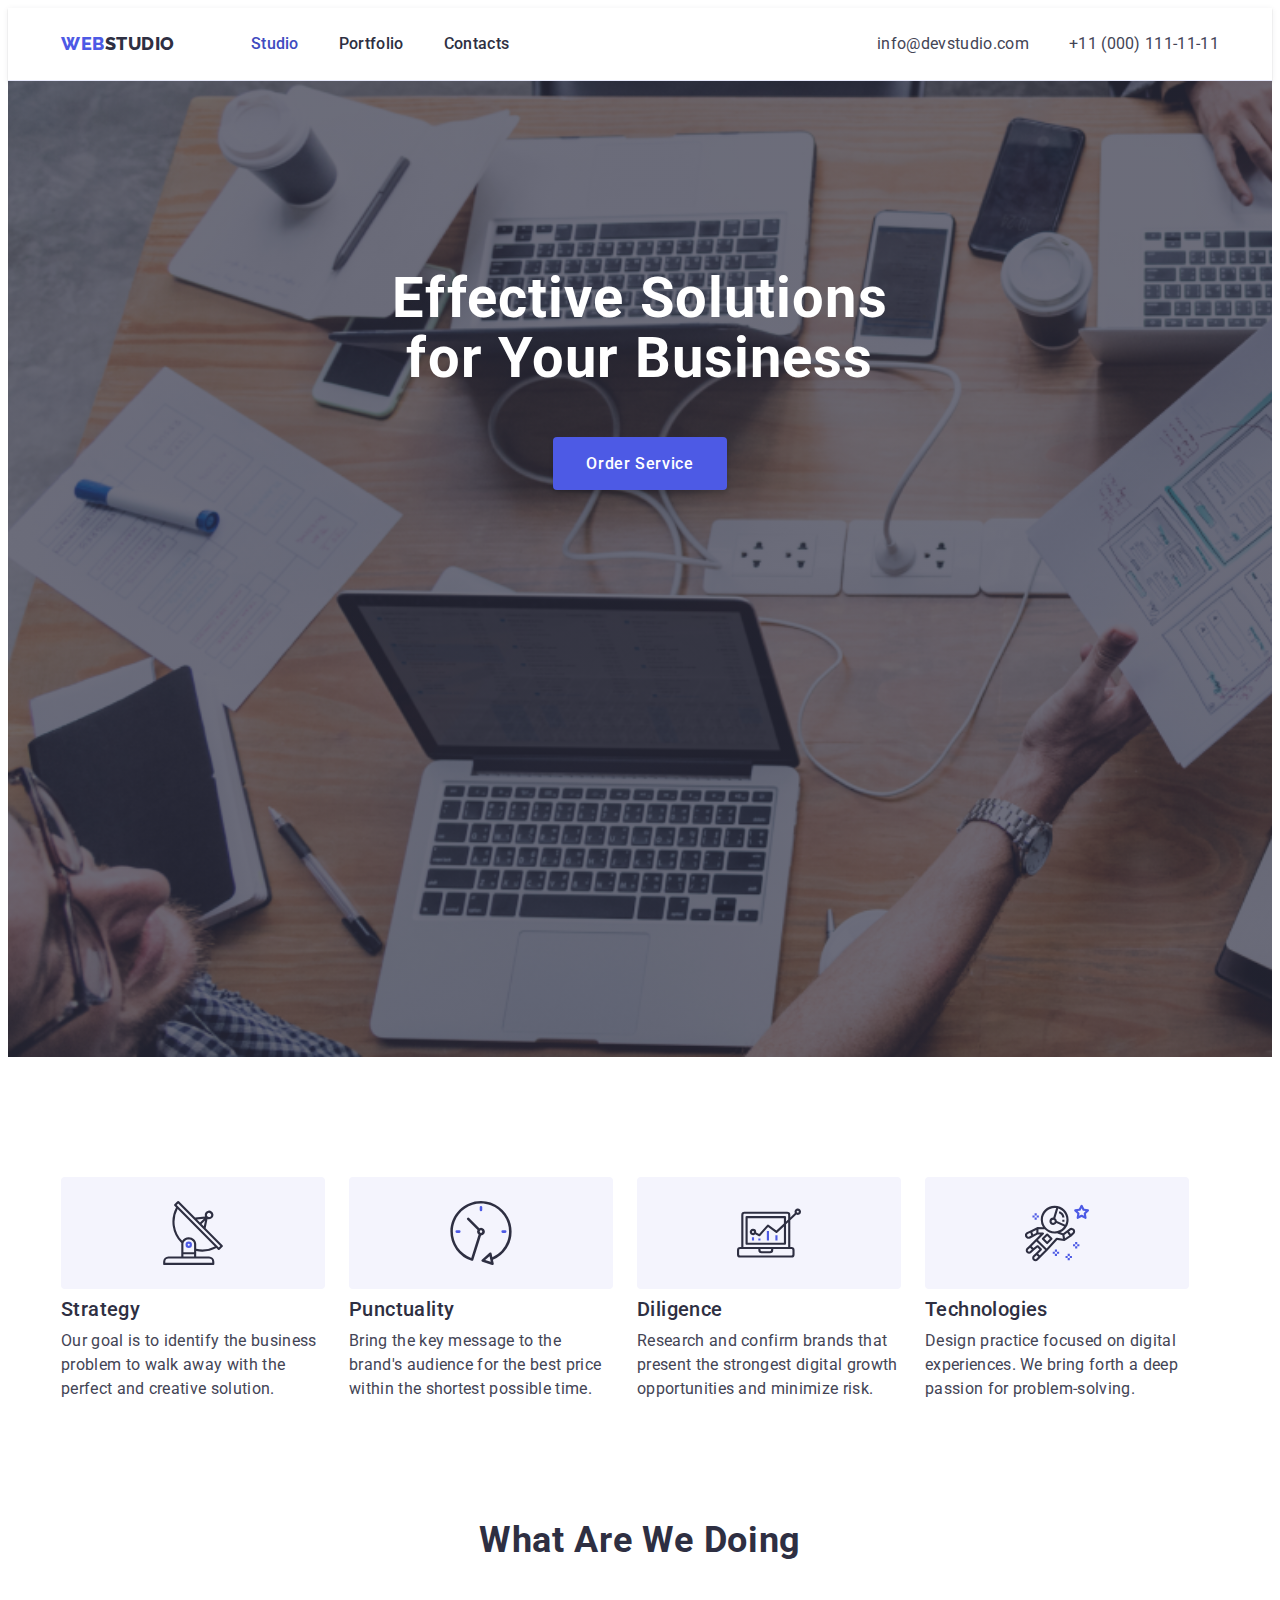
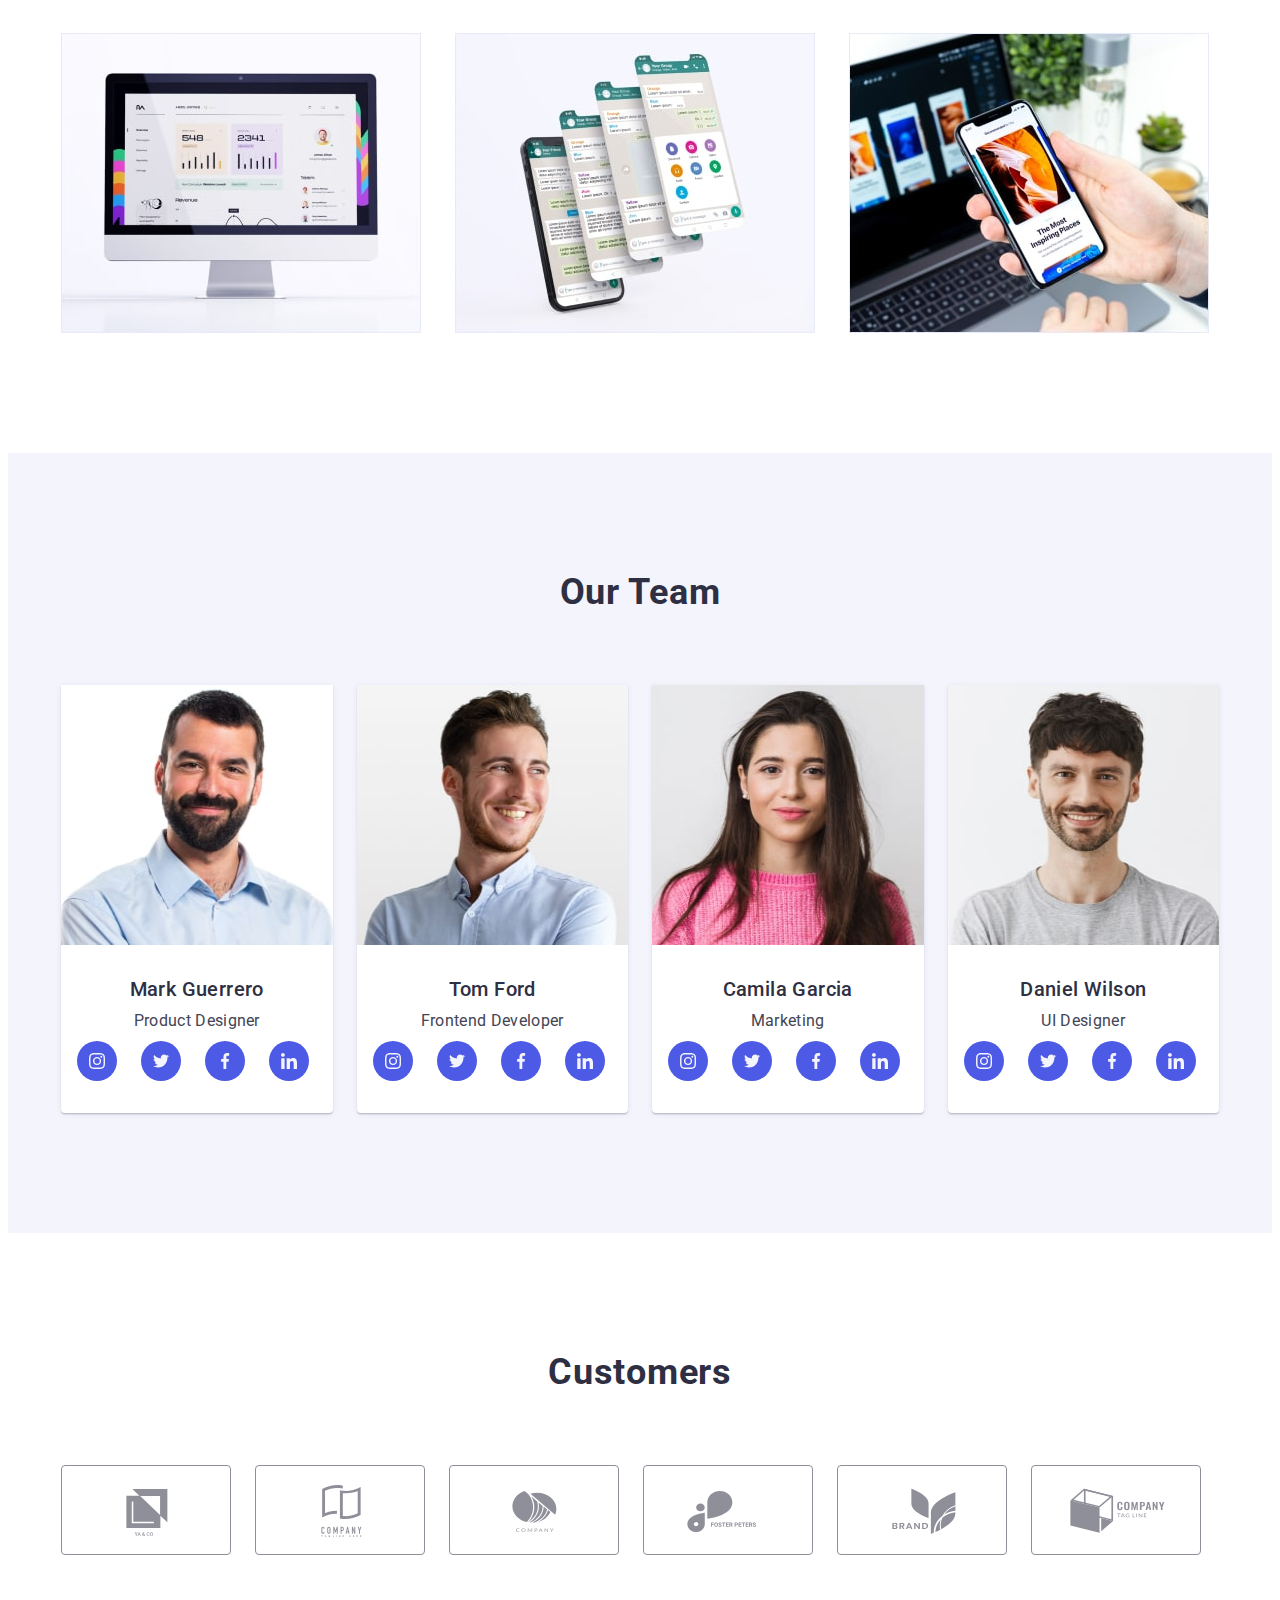
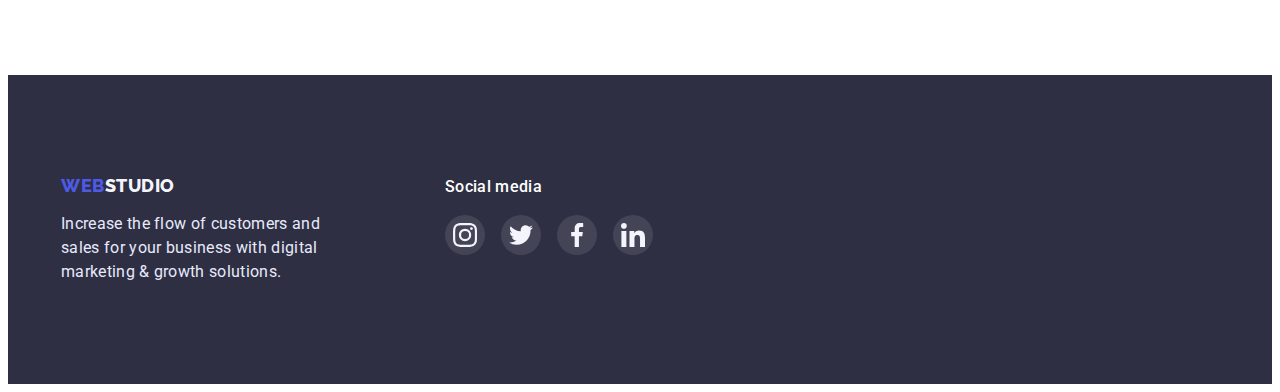
<file: index.html>
<!DOCTYPE html>
<html lang="en">
  <head>
    <meta charset="UTF-8" />
    <meta http-equiv="X-UA-Compatible" content="IE=edge" />
    <meta name="viewport" content="width=device-width, initial-scale=1.0" />
    <link rel="preconnect" href="https://fonts.googleapis.com" />
    <link rel="preconnect" href="https://fonts.gstatic.com" crossorigin />
    <link
      href="https://fonts.googleapis.com/css2?family=Raleway:wght@800&family=Roboto:wght@400;500;700;900&display=swap"
      rel="stylesheet"
    />
    <link
      rel="stylesheet"
      href="https://cdnjs.cloudflare.com/ajax/libs/modern-normalize/1.1.0/modern-normalize.min.css"
      integrity="sha512-wpPYUAdjBVSE4KJnH1VR1HeZfpl1ub8YT/NKx4PuQ5NmX2tKuGu6U/JRp5y+Y8XG2tV+wKQpNHVUX03MfMFn9Q=="
      crossorigin="anonymous"
      referrerpolicy="no-referrer"
    />
    <link rel="stylesheet" href="./css/style.css" />
    <title>WebStudio</title>
  </head>
  <body>
    <!-- $$$$$$$$$$$$$$$$$$$$ HEADER $$$$$$$$$$$$$$$$$$$$ -->
    <header class="header">
      <div class="container container-header">
        <nav class="header-nav">
          <a href="./index.html" class="header-logo-link link"
            ><span class="header-span">Web</span>Studio</a
          >
          <ul class="header-nav-list list">
            <li class="header-nav-item">
              <a href="./index.html" class="header-nav-link link current"
                >Studio</a
              >
            </li>
            <li class="header-nav-item">
              <a href="./portfolio.html" class="header-nav-link link"
                >Portfolio</a
              >
            </li>
            <li class="header-nav-item">
              <a href="" class="header-nav-link link">Contacts</a>
            </li>
          </ul>
        </nav>
        <address class="header-address">
          <ul class="header-address-list list">
            <li class="header-address-item">
              <a
                href="mailto:info@devstudio.com"
                class="header-address-link link"
                >info@devstudio.com</a
              >
            </li>
            <li class="header-address-item">
              <a href="tel:+110001111111" class="header-address-link link"
                >+11 (000) 111-11-11</a
              >
            </li>
          </ul>
        </address>
      </div>
    </header>
    <!-- $$$$$$$$$$$$$$$$$$$$ /HEADER $$$$$$$$$$$$$$$$$$$$ -->
    <!-- $$$$$$$$$$$$$$$$$$$$ MAIN $$$$$$$$$$$$$$$$$$$$ -->
    <main class="main">
      <!-- ********** HERO ********** -->
      <section class="hero">
        <div class="container container-hero">
          <h1 class="hero-title">Effective Solutions for Your Business</h1>
          <button type="button" class="hero-btn">Order Service</button>
        </div>
      </section>
      <!-- ********** /HERO ********** -->
      <!-- ********** SKILLS ********** -->
      <section class="skills">
        <div class="container container-slills">
          <h2 class="hidden">Skills</h2>
          <ul class="skills-list list">
            <li class="skills-item">
              <div class="skills-item-div">
                <svg class="skills-svg" width="64" height="64">
                  <use href="./images/svg/sprite.svg#icon-antenna"></use>
                </svg>
              </div>
              <h3 class="skills-item-title">Strategy</h3>
              <p class="skills-item-text">
                Our goal is to identify the business problem to walk away with
                the perfect and creative solution.
              </p>
            </li>
            <li class="skills-item">
              <div class="skills-item-div">
                <svg class="skills-svg" width="64" height="64">
                  <use href="./images/svg/sprite.svg#icon-clock"></use>
                </svg>
              </div>
              <h3 class="skills-item-title">Punctuality</h3>
              <p class="skills-item-text">
                Bring the key message to the brand's audience for the best price
                within the shortest possible time.
              </p>
            </li>
            <li class="skills-item">
              <div class="skills-item-div">
                <svg class="skills-svg" width="64" height="64">
                  <use href="./images/svg/sprite.svg#icon-diagram"></use>
                </svg>
              </div>
              <h3 class="skills-item-title">Diligence</h3>
              <p class="skills-item-text">
                Research and confirm brands that present the strongest digital
                growth opportunities and minimize risk.
              </p>
            </li>
            <li class="skills-item">
              <div class="skills-item-div">
                <svg class="skills-svg" width="64" height="64">
                  <use href="./images/svg/sprite.svg#icon-astronaut"></use>
                </svg>
              </div>
              <h3 class="skills-item-title">Technologies</h3>
              <p class="skills-item-text">
                Design practice focused on digital experiences. We bring forth a
                deep passion for problem-solving.
              </p>
            </li>
          </ul>
        </div>
      </section>
      <!-- ********** /SKILLS ********** -->
      <!-- ********** WORK ********** -->
      <section class="work">
        <div class="container container-work">
          <h2 class="work-title">What are we doing</h2>
          <ul class="work-list list">
            <li class="work-item">
              <img
                src="./images/studio-Image/profile_of_a_person_on_a_computer-min.jpg"
                alt="Profile of a person on a computer"
                width="360"
                height="300"
                class="work-img"
              />
            </li>
            <li class="work-item">
              <img
                src="./images/studio-Image/a_phone_with_an_image_of_a_messenger-min.jpg"
                alt="A phone with an image of a messenger"
                width="360"
                height="300"
                class="work-img"
              />
            </li>
            <li class="work-item">
              <img
                src="./images/studio-Image/a_phone_with_an_image_of_a_desert_with_the_name_of_the_most_inspiring_places_and_a_laptop_with_the_same_description_in_the_background-min.jpg"
                alt="A phone with an image of a desert with the name of the most inspiring places and a laptop with the sam description in the background"
                width="360"
                height="300"
                class="work-img"
              />
            </li>
          </ul>
        </div>
      </section>
      <!-- ********** /WORK ********** -->
      <!-- ********** TEAM ********** -->
      <section class="team">
        <div class="container container-team">
          <h2 class="team-title">Our team</h2>
          <ul class="team-list list">
            <li class="team-item">
              <img
                src="./images/studio-Image/mark_guerrero-min.jpg"
                alt="A man with a thick beard in a white shirt"
                width="264"
                height="260"
                class="team-img"
              />
              <div class="team-item-wrap">
                <h3 class="team-item-title">Mark Guerrero</h3>
                <p class="team-item-text">Product Designer</p>
                <ul class="social-list list">
                  <li class="social-item">
                    <a class="social-link" href="/index.html">
                      <svg class="social-svg" width="16" height="16">
                        <use
                          href="./images/svg/sprite.svg#icon-instagram"
                        ></use>
                      </svg>
                    </a>
                  </li>
                  <li class="social-item">
                    <a class="social-link" href="/index.html">
                      <svg class="social-svg" width="16" height="16">
                        <use href="./images/svg/sprite.svg#icon-twitter"></use>
                      </svg>
                    </a>
                  </li>
                  <li class="social-item">
                    <a class="social-link" href="/index.html">
                      <svg class="social-svg" width="16" height="16">
                        <use href="./images/svg/sprite.svg#icon-facebook"></use>
                      </svg>
                    </a>
                  </li>
                  <li class="social-item">
                    <a class="social-link" href="/index.html">
                      <svg class="social-svg" width="16" height="16">
                        <use href="./images/svg/sprite.svg#icon-linkedin"></use>
                      </svg>
                    </a>
                  </li>
                </ul>
              </div>
            </li>
            <li class="team-item">
              <img
                src="./images/studio-Image/tom_ford-min.jpg"
                alt="Smiling man in a white shirt"
                width="264"
                height="260"
                class="team-img"
              />
              <div class="team-item-wrap">
                <h3 class="team-item-title">Tom Ford</h3>
                <p class="team-item-text">Frontend Developer</p>
                <ul class="social-list list">
                  <li class="social-item">
                    <a class="social-link" href="/index.html">
                      <svg class="social-svg" width="16" height="16">
                        <use
                          href="./images/svg/sprite.svg#icon-instagram"
                        ></use>
                      </svg>
                    </a>
                  </li>
                  <li class="social-item">
                    <a class="social-link" href="/index.html">
                      <svg class="social-svg" width="16" height="16">
                        <use href="./images/svg/sprite.svg#icon-twitter"></use>
                      </svg>
                    </a>
                  </li>
                  <li class="social-item">
                    <a class="social-link" href="/index.html">
                      <svg class="social-svg" width="16" height="16">
                        <use href="./images/svg/sprite.svg#icon-facebook"></use>
                      </svg>
                    </a>
                  </li>
                  <li class="social-item">
                    <a class="social-link" href="/index.html">
                      <svg class="social-svg" width="16" height="16">
                        <use href="./images/svg/sprite.svg#icon-linkedin"></use>
                      </svg>
                    </a>
                  </li>
                </ul>
              </div>
            </li>
            <li class="team-item">
              <img
                src="./images/studio-Image/camila_garcia-min.jpg"
                alt="A girl with brown hair in a pink sweater"
                width="264"
                height="260"
                class="team-img"
              />
              <div class="team-item-wrap">
                <h3 class="team-item-title">Camila Garcia</h3>
                <p class="team-item-text">Marketing</p>
                <ul class="social-list list">
                  <li class="social-item">
                    <a class="social-link" href="/index.html">
                      <svg class="social-svg" width="16" height="16">
                        <use
                          href="./images/svg/sprite.svg#icon-instagram"
                        ></use>
                      </svg>
                    </a>
                  </li>
                  <li class="social-item">
                    <a class="social-link" href="/index.html">
                      <svg class="social-svg" width="16" height="16">
                        <use href="./images/svg/sprite.svg#icon-twitter"></use>
                      </svg>
                    </a>
                  </li>
                  <li class="social-item">
                    <a class="social-link" href="/index.html">
                      <svg class="social-svg" width="16" height="16">
                        <use href="./images/svg/sprite.svg#icon-facebook"></use>
                      </svg>
                    </a>
                  </li>
                  <li class="social-item">
                    <a class="social-link" href="/index.html">
                      <svg class="social-svg" width="16" height="16">
                        <use href="./images/svg/sprite.svg#icon-linkedin"></use>
                      </svg>
                    </a>
                  </li>
                </ul>
              </div>
            </li>
            <li class="team-item">
              <img
                src="./images/studio-Image/daniel_wilson-min.jpg"
                alt="A smiling guy in a gray t-shirt"
                width="264"
                height="260"
                class="team-img"
              />
              <div class="team-item-wrap">
                <h3 class="team-item-title">Daniel Wilson</h3>
                <p class="team-item-text">UI Designer</p>
                <ul class="social-list list">
                  <li class="social-item">
                    <a class="social-link" href="/index.html">
                      <svg class="social-svg" width="16" height="16">
                        <use
                          href="./images/svg/sprite.svg#icon-instagram"
                        ></use>
                      </svg>
                    </a>
                  </li>
                  <li class="social-item">
                    <a class="social-link" href="/index.html">
                      <svg class="social-svg" width="16" height="16">
                        <use href="./images/svg/sprite.svg#icon-twitter"></use>
                      </svg>
                    </a>
                  </li>
                  <li class="social-item">
                    <a class="social-link" href="/index.html">
                      <svg class="social-svg" width="16" height="16">
                        <use href="./images/svg/sprite.svg#icon-facebook"></use>
                      </svg>
                    </a>
                  </li>
                  <li class="social-item">
                    <a class="social-link" href="/index.html">
                      <svg class="social-svg" width="16" height="16">
                        <use href="./images/svg/sprite.svg#icon-linkedin"></use>
                      </svg>
                    </a>
                  </li>
                </ul>
              </div>
            </li>
          </ul>
        </div>
      </section>
      <!-- ********** /TEAM ********** -->
      <!-- ********** CUSTOMERS ********** -->
      <section class="customers">
        <div class="container container-customers">
          <h2 class="customers-title">Customers</h2>
          <ul class="customers-list list">
            <li class="customers-item">
              <a href="./index.html" class="customers-link">
                <svg class="customers-svg" width="104" height="56">
                  <use href="./images/svg/sprite.svg#icon-ya-co"></use>
                </svg>
              </a>
            </li>
            <li class="customers-item">
              <a href="./index.html" class="customers-link">
                <svg class="customers-svg" width="104" height="56">
                  <use href="./images/svg/sprite.svg#icon-tagline-here"></use>
                </svg>
              </a>
            </li>
            <li class="customers-item">
              <a href="./index.html" class="customers-link">
                <svg class="customers-svg" width="104" height="56">
                  <use href="./images/svg/sprite.svg#icon-company"></use>
                </svg>
              </a>
            </li>
            <li class="customers-item">
              <a href="./index.html" class="customers-link">
                <svg class="customers-svg" width="104" height="56">
                  <use href="./images/svg/sprite.svg#icon-fister-peters"></use>
                </svg>
              </a>
            </li>
            <li class="customers-item">
              <a href="./index.html" class="customers-link">
                <svg class="customers-svg" width="104" height="56">
                  <use href="./images/svg/sprite.svg#icon-brand"></use>
                </svg>
              </a>
            </li>
            <li class="customers-item">
              <a href="./index.html" class="customers-link">
                <svg class="customers-svg" width="104" height="56">
                  <use href="./images/svg/sprite.svg#icon-tag-line"></use>
                </svg>
              </a>
            </li>
          </ul>
        </div>
      </section>
      <!-- ********** /CUSTOMERS ********** -->
    </main>
    <!-- $$$$$$$$$$$$$$$$$$$$ /MAIN $$$$$$$$$$$$$$$$$$$$ -->
    <!-- $$$$$$$$$$$$$$$$$$$$ FOOTER $$$$$$$$$$$$$$$$$$$$ -->
    <footer class="footer">
      <div class="container container-footer">
        <div class="footer-left">
          <a href="./index.html" class="footer-logo link"
            ><span class="footer-span">Web</span>Studio</a
          >
          <p class="footer-text">
            Increase the flow of customers and sales for your business with
            digital marketing & growth solutions.
          </p>
        </div>
        <div class="footer-right">
          <p class="footer-right-text">Social media</p>
          <ul class="footer-list list">
            <li class="footer-item">
              <a class="footer-list-link" href="./index.html">
                <svg class="footer-svg" width="24" height="24">
                  <use href="./images/svg/sprite.svg#icon-instagram"></use>
                </svg>
              </a>
            </li>
            <li class="footer-item">
              <a class="footer-list-link" href="./index.html">
                <svg class="footer-svg" width="24" height="24">
                  <use href="./images/svg/sprite.svg#icon-twitter"></use>
                </svg>
              </a>
            </li>
            <li class="footer-item">
              <a class="footer-list-link" href="./index.html">
                <svg class="footer-svg" width="24" height="24">
                  <use href="./images/svg/sprite.svg#icon-facebook"></use>
                </svg>
              </a>
            </li>
            <li class="footer-item">
              <a class="footer-list-link" href="./index.html">
                <svg class="footer-svg" width="24" height="24">
                  <use href="./images/svg/sprite.svg#icon-linkedin"></use>
                </svg>
              </a>
            </li>
          </ul>
        </div>
      </div>
    </footer>
    <!-- $$$$$$$$$$$$$$$$$$$$ /FOOTER $$$$$$$$$$$$$$$$$$$$ -->
  </body>
</html>
</file>
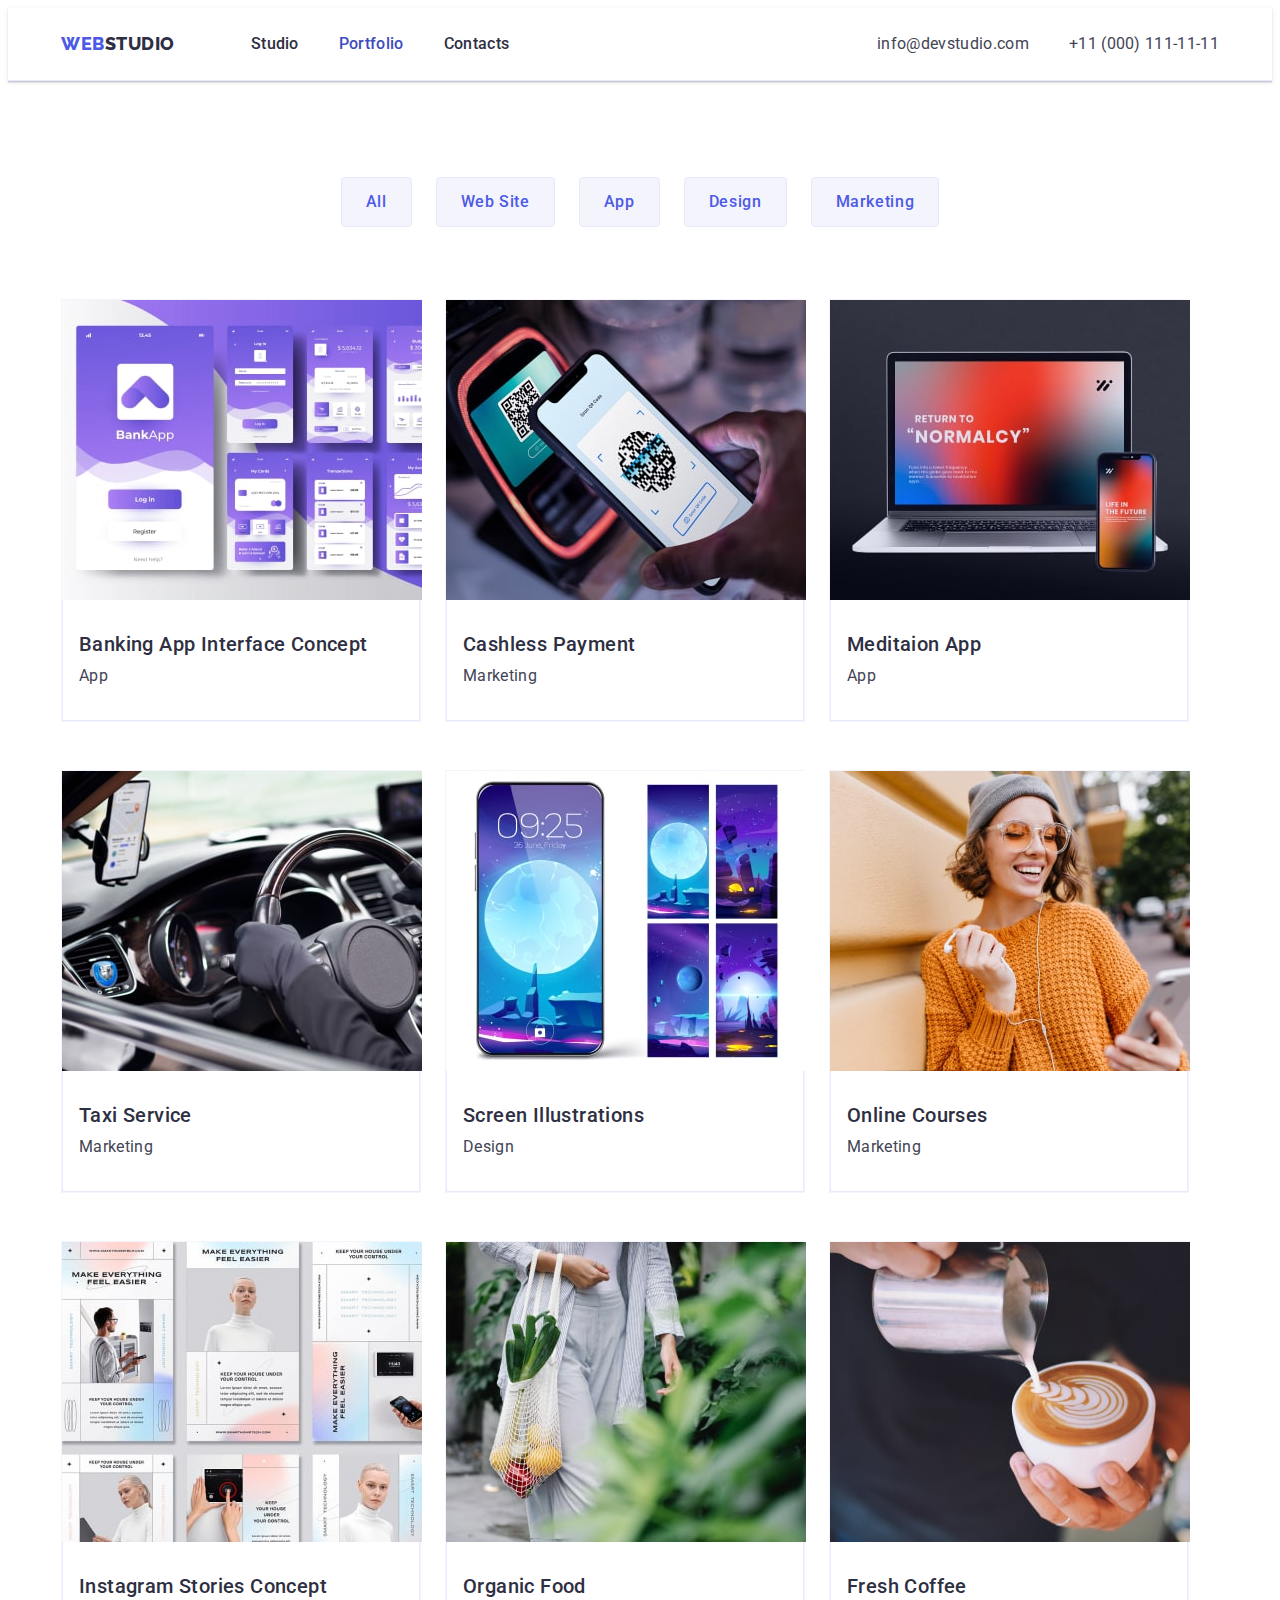
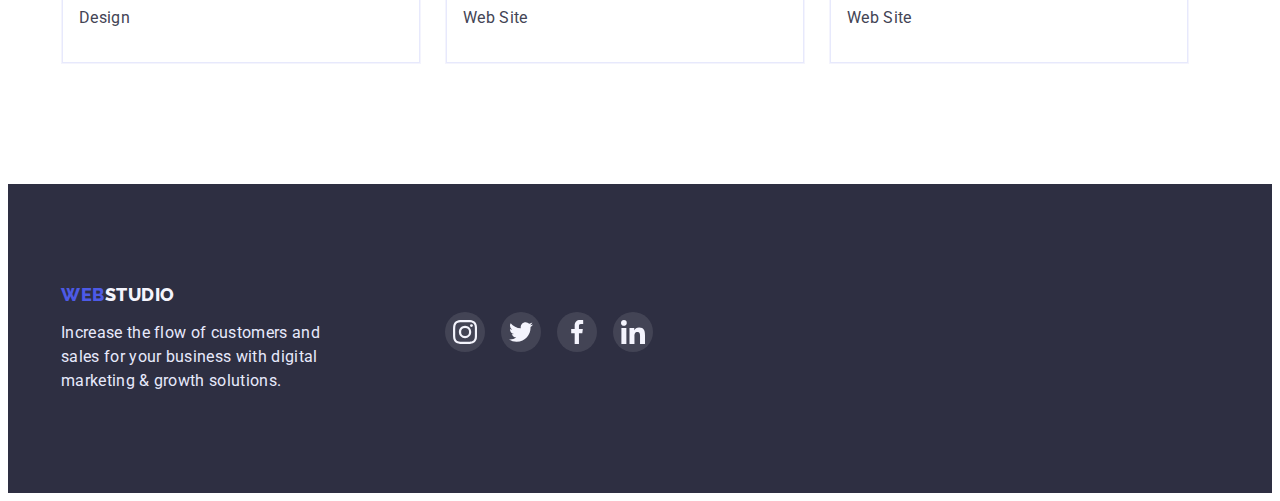
<file: portfolio.html>
<!DOCTYPE html>
<html lang="en">
  <head>
    <meta charset="UTF-8" />
    <meta http-equiv="X-UA-Compatible" content="IE=edge" />
    <meta name="viewport" content="width=device-width, initial-scale=1.0" />
    <link rel="preconnect" href="https://fonts.googleapis.com" />
    <link rel="preconnect" href="https://fonts.gstatic.com" crossorigin />
    <link
      href="https://fonts.googleapis.com/css2?family=Raleway:wght@800&family=Roboto:wght@400;500;700;900&display=swap"
      rel="stylesheet"
    />
    <link
      rel="stylesheet"
      href="https://cdnjs.cloudflare.com/ajax/libs/modern-normalize/1.1.0/modern-normalize.min.css"
      integrity="sha512-wpPYUAdjBVSE4KJnH1VR1HeZfpl1ub8YT/NKx4PuQ5NmX2tKuGu6U/JRp5y+Y8XG2tV+wKQpNHVUX03MfMFn9Q=="
      crossorigin="anonymous"
      referrerpolicy="no-referrer"
    />
    <link rel="stylesheet" href="./css/style.css" />
    <title>WebStudio</title>
  </head>
  <body>
    <!-- $$$$$$$$$$$$$$$$$$$$ HEADER $$$$$$$$$$$$$$$$$$$$ -->
    <header class="header">
      <div class="container container-header">
        <nav class="header-nav">
          <a href="./index.html" class="header-logo-link link"
            ><span class="header-span">Web</span>Studio</a
          >
          <ul class="header-nav-list list">
            <li class="header-nav-item">
              <a href="./index.html" class="header-nav-link link">Studio</a>
            </li>
            <li class="header-nav-item">
              <a href="./portfolio.html" class="header-nav-link link current"
                >Portfolio</a
              >
            </li>
            <li class="header-nav-item">
              <a href="" class="header-nav-link link">Contacts</a>
            </li>
          </ul>
        </nav>
        <address class="header-address">
          <ul class="header-address-list list">
            <li class="header-address-item">
              <a
                href="mailto:info@devstudio.com"
                class="header-address-link link"
                >info@devstudio.com</a
              >
            </li>
            <li class="header-address-item">
              <a href="tel:+110001111111" class="header-address-link link"
                >+11 (000) 111-11-11</a
              >
            </li>
          </ul>
        </address>
      </div>
    </header>
    <!-- $$$$$$$$$$$$$$$$$$$$ /HEADER $$$$$$$$$$$$$$$$$$$$ -->
    <!-- $$$$$$$$$$$$$$$$$$$$ MAIN $$$$$$$$$$$$$$$$$$$$ -->
    <main>
      <section class="portfolio-main">
        <div class="container container-portfolio-main">
          <h1 class="hidden">Filter</h1>
          <ul class="portfolio-main-list-filter list">
            <li class="portfolio-main-filter-item">
              <button type="button" class="portfolio-main-filter-btn">
                All
              </button>
            </li>
            <li class="portfolio-main-filter-item">
              <button type="button" class="portfolio-main-filter-btn">
                Web Site
              </button>
            </li>
            <li class="portfolio-main-filter-item">
              <button type="button" class="portfolio-main-filter-btn">
                App
              </button>
            </li>
            <li class="portfolio-main-filter-item">
              <button type="button" class="portfolio-main-filter-btn">
                Design
              </button>
            </li>
            <li class="portfolio-main-filter-item">
              <button type="button" class="portfolio-main-filter-btn">
                Marketing
              </button>
            </li>
          </ul>

          <ul class="portfolio-list-card list">
            <li class="portfolio-card">
              <a class="portfolio-card-link link" href="./portfolio.html">
                <img
                  src="./images/portfolio-Image/banking_app_interface_concept.jpg"
                  alt="Banking app interface concept"
                  width="360"
                  height="300"
                  class="portfolio-card-img"
                />
                <div class="portfolio-card-wrap">
                  <h2 class="portfolio-card-title">
                    Banking App Interface Concept
                  </h2>
                  <p class="portfolio-card-text">App</p>
                </div>
              </a>
            </li>
            <li class="portfolio-card">
              <a class="portfolio-card-link link" href="./portfolio.html">
                <img
                  src="./images/portfolio-Image/qr_code_scanning.jpg"
                  alt="QR code scanning"
                  width="360"
                  height="300"
                  class="portfolio-card-img"
                />
                <div class="portfolio-card-wrap">
                  <h2 class="portfolio-card-title">Cashless Payment</h2>
                  <p class="portfolio-card-text">Marketing</p>
                </div>
              </a>
            </li>
            <li class="portfolio-card">
              <a class="portfolio-card-link link" href="./portfolio.html">
                <img
                  src="./images/portfolio-Image/a_meditation_app_on_your_laptop_and_phone.jpg"
                  alt="A meditation app on your laptop and phone"
                  width="360"
                  height="300"
                  class="portfolio-card-img"
                />
                <div class="portfolio-card-wrap">
                  <h2 class="portfolio-card-title">Meditaion App</h2>
                  <p class="portfolio-card-text">App</p>
                </div>
              </a>
            </li>
            <li class="portfolio-card">
              <a class="portfolio-card-link link" href="./portfolio.html">
                <img
                  src="./images/portfolio-Image/a_person_drives_a_car.jpg"
                  alt="A person drives a car"
                  width="360"
                  height="300"
                  class="portfolio-card-img"
                />
                <div class="portfolio-card-wrap">
                  <h2 class="portfolio-card-title">Taxi Service</h2>
                  <p class="portfolio-card-text">Marketing</p>
                </div>
              </a>
            </li>
            <li class="portfolio-card">
              <a class="portfolio-card-link link" href="./portfolio.html">
                <img
                  src="./images/portfolio-Image/screen_illustrations.jpg"
                  alt="Screen illustrations"
                  width="360"
                  height="300"
                  class="portfolio-card-img"
                />
                <div class="portfolio-card-wrap">
                  <h2 class="portfolio-card-title">Screen Illustrations</h2>
                  <p class="portfolio-card-text">Design</p>
                </div>
              </a>
            </li>
            <li class="portfolio-card">
              <a class="portfolio-card-link link" href="./portfolio.html">
                <img
                  src="./images/portfolio-Image/a_smiling_girl_in_glasses_looks_at_the_phone.jpg"
                  alt="A smiling girl in glasses looks at the phone"
                  width="360"
                  height="300"
                  class="portfolio-card-img"
                />
                <div class="portfolio-card-wrap">
                  <h2 class="portfolio-card-title">Online Courses</h2>
                  <p class="portfolio-card-text">Marketing</p>
                </div>
              </a>
            </li>
            <li class="portfolio-card">
              <a class="portfolio-card-link link" href="./portfolio.html">
                <img
                  src="./images/portfolio-Image/instagram_stories_concept.jpg"
                  alt="Instagram stories concept"
                  width="360"
                  height="300"
                  class="portfolio-card-img"
                />
                <div class="portfolio-card-wrap">
                  <h2 class="portfolio-card-title">
                    Instagram Stories Concept
                  </h2>
                  <p class="portfolio-card-text">Design</p>
                </div>
              </a>
            </li>
            <li class="portfolio-card">
              <a class="portfolio-card-link link" href="./portfolio.html">
                <img
                  src="./images/portfolio-Image/girl_carries_groceries.jpg"
                  alt="Girl carries groceries"
                  width="360"
                  height="300"
                  class="portfolio-card-img"
                />
                <div class="portfolio-card-wrap">
                  <h2 class="portfolio-card-title">Organic Food</h2>
                  <p class="portfolio-card-text">Web Site</p>
                </div>
              </a>
            </li>
            <li class="portfolio-card">
              <a class="portfolio-card-link link" href="./portfolio.html">
                <img
                  src="./images/portfolio-Image/man_makes_coffee.jpg"
                  alt="Man makes coffee"
                  width="360"
                  height="300"
                  class="portfolio-card-img"
                />
                <div class="portfolio-card-wrap">
                  <h2 class="portfolio-card-title">Fresh Coffee</h2>
                  <p class="portfolio-card-text">Web Site</p>
                </div>
              </a>
            </li>
          </ul>
        </div>
      </section>
    </main>
    <!-- $$$$$$$$$$$$$$$$$$$$ /MAIN $$$$$$$$$$$$$$$$$$$$ -->
    <!-- $$$$$$$$$$$$$$$$$$$$ FOOTER $$$$$$$$$$$$$$$$$$$$ -->
    <footer class="footer">
      <div class="container container-footer">
        <div class="footer-left">
          <a href="./index.html" class="footer-logo link"
            ><span class="footer-span">Web</span>Studio</a
          >
          <p class="footer-text">
            Increase the flow of customers and sales for your business with
            digital marketing & growth solutions.
          </p>
        </div>
        <div class="footer-right">
          <h2 class="footer-title">Social media</h2>
          <ul class="footer-list list">
            <li class="footer-item">
              <a class="footer-list-link" href="./index.html">
                <svg class="footer-svg" width="24" height="24">
                  <use href="./images/svg/sprite.svg#icon-instagram"></use>
                </svg>
              </a>
            </li>
            <li class="footer-item">
              <a class="footer-list-link" href="./index.html">
                <svg class="footer-svg" width="24" height="24">
                  <use href="./images/svg/sprite.svg#icon-twitter"></use>
                </svg>
              </a>
            </li>
            <li class="footer-item">
              <a class="footer-list-link" href="./index.html">
                <svg class="footer-svg" width="24" height="24">
                  <use href="./images/svg/sprite.svg#icon-facebook"></use>
                </svg>
              </a>
            </li>
            <li class="footer-item">
              <a class="footer-list-link" href="./index.html">
                <svg class="footer-svg" width="24" height="24">
                  <use href="./images/svg/sprite.svg#icon-linkedin"></use>
                </svg>
              </a>
            </li>
          </ul>
        </div>
      </div>
    </footer>
    <!-- $$$$$$$$$$$$$$$$$$$$ /FOOTER $$$$$$$$$$$$$$$$$$$$ -->
  </body>
</html>
</file>
<file: css/style.css>
/* @@@@@@@@@@@@@@@@@@@@ STUDIO @@@@@@@@@@@@@@@@@@@@ */

:root {
  --primary-brand-color: #4d5ae5;
  --active-filter-background-color: #404bbf;
  --main-color: #2e2f42;
  --hero-and-footer-background-color: #2e2f42;
  --secondary-color: #434455;
  --hero-text-color: #ffffff;
  --our-team-background-color: #f4f4fd;
  --filter-background-color: #f4f4fd;
}

body {
  font-family: "Roboto", sans-serif;
  color: var(--main-color);
}

.hidden {
  position: absolute;
  width: 1px;
  height: 1px;
  margin: -1px;
  border: 0;
  padding: 0;
  white-space: nowrap;
  clip-path: inset(100%);
  clip: rect(0 0 0 0);
  overflow: hidden;
}

.link {
  text-decoration: none;
}

.list {
  list-style: none;
}

.container {
  max-width: 1158px;
  padding-left: 15px;
  padding-right: 15px;
  margin: 0 auto;
}

p,
h1,
h2,
h3,
h4 {
  margin: 0;
}

ul {
  margin: 0;
  padding-left: 0;
}

img {
  display: block;
}

/* $$$$$$$$$$$$$$$$$$$$ HEADER $$$$$$$$$$$$$$$$$$$$ */

.header {
  border-bottom: 1px solid #e7e9fc;
  box-shadow: 0px 2px 1px rgba(46, 47, 66, 0.08),
    0px 1px 1px rgba(46, 47, 66, 0.16), 0px 1px 6px rgba(46, 47, 66, 0.08);
  padding-top: 24px;
  padding-bottom: 24px;
}

.container-header {
  display: flex;
}

.header-nav {
  display: flex;
}

.header-logo-link {
  font-family: "Raleway", sans-serif;
  font-weight: 800;
  font-size: 18px;
  line-height: 1.33;
  letter-spacing: 0.03em;
  text-transform: uppercase;
  color: inherit;
  margin-right: 76px;
}

.header-span {
  color: var(--primary-brand-color);
}

.header-nav-list {
  display: flex;
  gap: 40px;
}

.header-nav-item {
}

.header-nav-link {
  font-weight: 500;
  font-size: 16px;
  line-height: 1.5;
  letter-spacing: 0.02em;
  color: inherit;
  border-top: 5px solid transparent;
  border-bottom: 5px solid transparent;
}

.header-nav-link:is(:hover, :focus) {
  color: var(--active-filter-background-color);
}

.current {
  color: var(--active-filter-background-color);
}

.header-address {
  margin-left: auto;
}

.header-address-list {
  display: flex;
}

.header-address-item:not(:last-child) {
  margin-right: 40px;
}

.header-address-link {
  font-style: normal;
  font-size: 16px;
  line-height: 1.5;
  letter-spacing: 0.02em;
  color: var(--secondary-color);
  border-top: 5px solid transparent;
  border-bottom: 5px solid transparent;
}

.header-address-link:is(:hover, :focus) {
  color: var(--active-filter-background-color);
}

/* $$$$$$$$$$$$$$$$$$$$ /HEADER $$$$$$$$$$$$$$$$$$$$ */

/* $$$$$$$$$$$$$$$$$$$$ MAIN $$$$$$$$$$$$$$$$$$$$ */

/* ********** HERO ********** */

.hero {
  padding-top: 188px;
  padding-bottom: 188px;
  background-color: rgba(46, 47, 66, 0.7);
  background-image: linear-gradient(
      rgba(46, 47, 66, 0.7) 0%,
      rgba(46, 47, 66, 0.7) 50%
    ),
    url(../images/portfolio-Image/background-hero.jpg);
  text-align: center;
  background-size: cover;
  background-repeat: no-repeat;
  width: 100%;
  height: 600px;
  margin: 0 auto;
}

.container-hero {
  flex-direction: column;
  align-items: center;
}

.hero-title {
  font-size: 56px;
  line-height: 1.07;
  text-align: center;
  letter-spacing: 0.02em;
  color: var(--hero-text-color);
  margin: 0 auto;
  margin-bottom: 48px;
  max-width: 496px;
}
.hero-btn {
  background-color: var(--primary-brand-color);
  box-shadow: 0px 4px 4px rgba(0, 0, 0, 0.15);
  font-weight: 500;
  font-size: 16px;
  line-height: 1.5x;
  letter-spacing: 0.04em;
  color: #ffffff;
  cursor: pointer;
  font-family: inherit;
  padding: 16px 32px;
  border: 1px solid transparent;
  border-radius: 4px;
}

.hero-btn:is(:hover, :focus) {
  background-color: var(--active-filter-background-color);
  box-shadow: 0px 4px 4px rgba(0, 0, 0, 0.15);
}

/* ********** /HERO ********** */

/* ********** SKILLS ********** */

.skills {
  padding-top: 120px;
}

.container-slills {
  display: flex;
}

.skills-list {
  display: flex;
  gap: 24px;
}

.skills-item {
  width: 264px;
}

.skills-item-div {
  background-color: #f4f4fd;
  border-radius: 4px;
  width: 264px;
  height: 112px;
  margin-bottom: 8px;
  display: flex;
  justify-content: center;
  align-items: center;
}

.skills-svg {
}

.skills-item-title {
  font-weight: 500;
  font-size: 20px;
  line-height: 1.2;
  letter-spacing: 0.02em;
  margin-bottom: 8px;
}

.skills-item-text {
  font-size: 16px;
  line-height: 1.5;
  letter-spacing: 0.02em;
  color: var(--secondary-color);
}

/* ********** /SKILLS ********** */

/* ********** WORK ********** */

.work {
  padding-top: 120px;
  padding-bottom: 120px;
}

.work-title {
  font-size: 36px;
  line-height: 1.11;
  text-align: center;
  letter-spacing: 0.02em;
  text-transform: capitalize;
  color: inherit;
  margin-bottom: 72px;
}

.work-list {
  display: flex;
  gap: 24px;
}

.work-item {
  width: calc((100% - 48px) / 3);
}

.work-img {
}

/* ********** /WORK ********** */

/* ********** TEAM ********** */

.team {
  background-color: var(--our-team-background-color);
  padding-top: 120px;
  padding-bottom: 120px;
}

.team-title {
  font-size: 36px;
  line-height: 1.11;
  text-align: center;
  letter-spacing: 0.02em;
  text-transform: capitalize;
  color: var(--main-color);
  margin-bottom: 72px;
}

.team-list {
  display: flex;
  gap: 24px;
}

.team-item {
  background-color: #ffffff;
  box-shadow: 0px 1px 6px rgba(46, 47, 66, 0.08),
    0px 1px 1px rgba(46, 47, 66, 0.16), 0px 2px 1px rgba(46, 47, 66, 0.08);
  width: calc((100% - 72px) / 4);
  border-radius: 0px 0px 4px 4px;
}

.team-item-wrap {
  padding: 32px 16px;
  text-align: center;
}

.team-img {
  width: 100%;
}

.team-item-title {
  font-weight: 500;
  font-size: 20px;
  line-height: 1.2;
  letter-spacing: 0.02em;
  color: inherit;
  margin-bottom: 8px;
}

.team-item-text {
  font-size: 16px;
  line-height: 1.5;
  letter-spacing: 0.02em;
  color: var(--secondary-color);
  margin-bottom: 8px;
}

.social-list {
  display: flex;
  gap: 24px;
}

.social-item {
  width: 40px;
  height: 40px;
}

.social-link {
  display: flex;
  justify-content: center;
  align-items: center;
  width: 100%;
  height: 100%;
  border-radius: 50%;
  background-color: #4d5ae5;
}

.social-link:is(:hover, :focus) {
  background-color: #404bbf;
}

.social-svg {
  fill: #f4f4fd;
}

/* ********** /TEAM ********** */

/* ********** CUSTOMERS ********** */

.customers {
  padding-top: 120px;
  padding-bottom: 120px;
}

.customers-title {
  font-size: 36px;
  line-height: 1.11;
  text-align: center;
  letter-spacing: 0.02em;
  text-transform: capitalize;
  color: var(--main-color);
  margin-bottom: 72px;
}

.customers-list {
  display: flex;
  gap: 24px;
}

.customers-item {
}

.customers-link {
  width: 168px;
  height: 88px;
  color: #8e8f99;
  border: 1px solid currentColor;
  border-radius: 4px;
  display: flex;
  justify-content: center;
  align-items: center;
}

.customers-link:is(:hover, :focus) {
  color: #404bbf;
}

.customers-svg {
  fill: currentColor;
}

/* ********** /CUSTOMERS ********** */

/* $$$$$$$$$$$$$$$$$$$$ /MAIN $$$$$$$$$$$$$$$$$$$$ */

/* $$$$$$$$$$$$$$$$$$$$ FOOTER $$$$$$$$$$$$$$$$$$$$ */

.footer {
  background-color: var(--hero-and-footer-background-color);
  padding-top: 100px;
  padding-bottom: 100px;
}

.container-footer {
  display: flex;
}

.footer-left {
  width: 264px;
  margin-right: 120px;
}

.footer-logo {
  font-family: "Raleway", sans-serif;
  font-weight: 800;
  font-size: 18px;
  line-height: 1.17;
  letter-spacing: 0.03em;
  text-transform: uppercase;
  color: #f4f4fd;
}

.footer-span {
  color: var(--primary-brand-color);
}

.footer-text {
  font-size: 16px;
  line-height: 1.5;
  letter-spacing: 0.02em;
  color: #e7e9fc;
  margin-top: 16px;
  max-width: 264px;
}

.footer-right {
  width: 208px;
}

.footer-right-text {
  font-weight: 500;
  font-size: 16px;
  line-height: 1.5;
  letter-spacing: 0.02em;
  color: var(--hero-text-color);
  margin-bottom: 16px;
}

.footer-list {
  display: flex;
  gap: 16px;
}

.footer-item {
  width: 40px;
  height: 40px;
}

.footer-list-link:is(:hover, :focus) {
  background-color: #31d0aa;
}

.footer-list-link {
  border-radius: 50%;
  background-color: rgba(255, 255, 255, 0.1);
  display: flex;
  justify-content: center;
  align-items: center;
  width: 100%;
  height: 100%;
}

.footer-svg {
  fill: #f4f4fd;
}

/* $$$$$$$$$$$$$$$$$$$$ /FOOTER $$$$$$$$$$$$$$$$$$$$ */

/* @@@@@@@@@@@@@@@@@@@@ /STUDIO @@@@@@@@@@@@@@@@@@@@ */

/* @@@@@@@@@@@@@@@@@@@@ PORTFOLIO @@@@@@@@@@@@@@@@@@@@ */

/* $$$$$$$$$$$$$$$$$$$$ MAIN $$$$$$$$$$$$$$$$$$$$ */

.portfolio-main {
  padding-top: 96px;
  padding-bottom: 120px;
}

.portfolio-main-list-filter {
  margin-bottom: 72px;
  display: flex;
  justify-content: center;
  gap: 24px;
}

.portfolio-main-filter-item {
}

.portfolio-main-filter-btn {
  background-color: var(--filter-background-color);
  font-weight: 500;
  font-size: 16px;
  line-height: 1.5;
  letter-spacing: 0.04em;
  color: var(--primary-brand-color);
  cursor: pointer;
  font-family: inherit;
  border: 1px solid #e7e9fc;
  border-radius: 4px;
  padding: 12px 24px;
}

.portfolio-main-filter-btn:is(:hover, :focus) {
  background-color: var(--active-filter-background-color);
  box-shadow: 0px 3px 1px rgba(0, 0, 0, 0.1), 0px 2px 1px rgba(0, 0, 0, 0.08),
    0px 2px 2px rgba(0, 0, 0, 0.12);
  color: #ffffff;
}

.portfolio-list-card {
  display: flex;
  flex-wrap: wrap;
  row-gap: 48px;
  column-gap: 24px;
}

.portfolio-card {
  max-width: 360px;
}

.portfolio-card-link {
  display: block;
  border: 1px solid #f4f4fd;
}

.portfolio-card-link:is(:hover, :focus) {
  box-shadow: 0px 1px 6px rgba(46, 47, 66, 0.08),
    0px 1px 1px rgba(46, 47, 66, 0.16), 0px 2px 1px rgba(46, 47, 66, 0.08);
}

.portfolio-card-img {
}

.portfolio-card-wrap {
  border: 1px solid #e7e9fc;
  padding: 32px 16px;
  border-top: none;
}

.portfolio-card-title {
  font-weight: 500;
  font-size: 20px;
  line-height: 1.2;
  letter-spacing: 0.02em;
  color: var(--main-color);
  margin-bottom: 8px;
}

.portfolio-card-text {
  font-size: 16px;
  line-height: 1.5;
  letter-spacing: 0.02em;
  color: var(--secondary-color);
}

/* $$$$$$$$$$$$$$$$$$$$ /MAIN $$$$$$$$$$$$$$$$$$$$ */

/* @@@@@@@@@@@@@@@@@@@@ /PORTFOLIO @@@@@@@@@@@@@@@@@@@@ */
</file>
